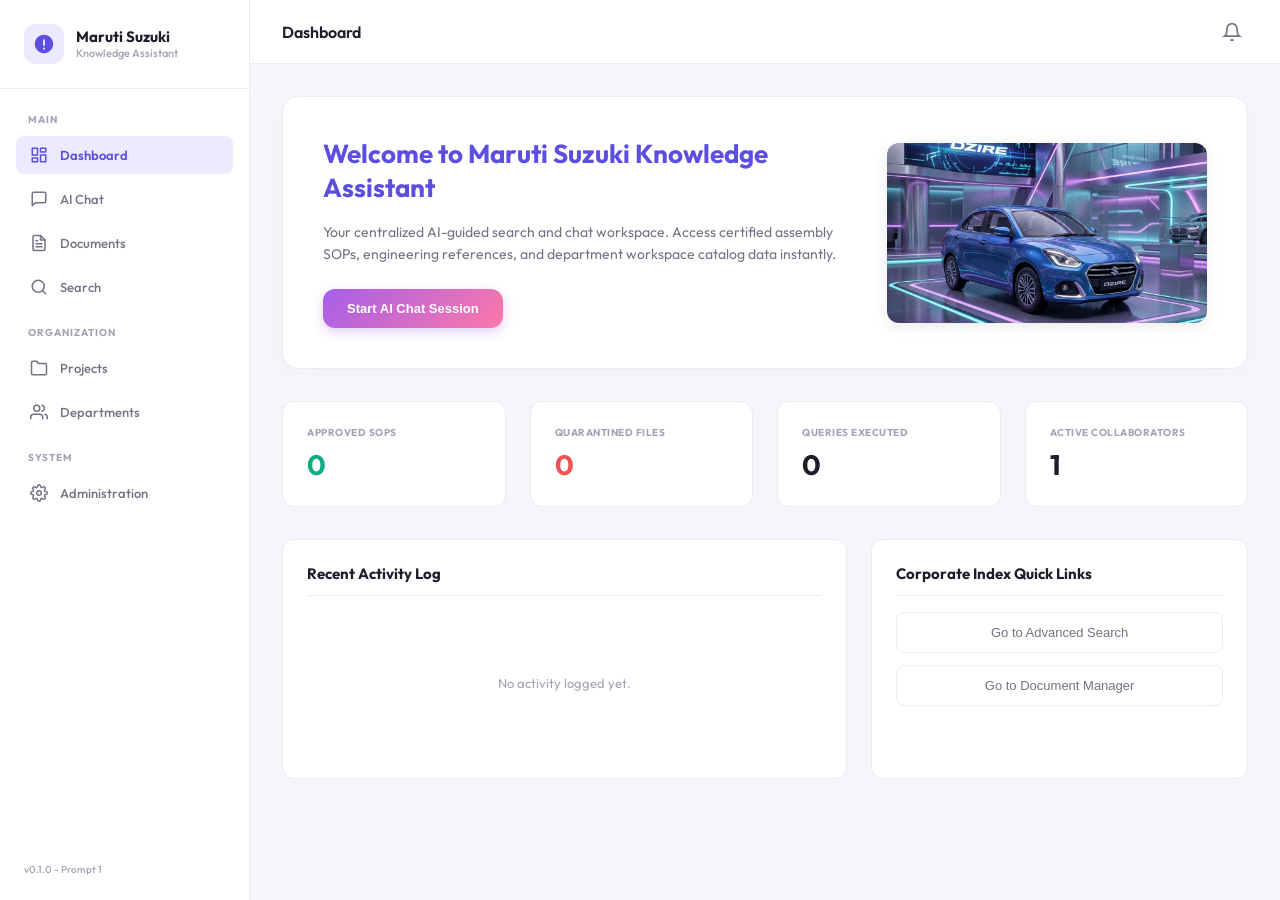
<file: frontend/index.html>
<!DOCTYPE html>
<html lang="en">
<head>
  <meta charset="UTF-8">
  <meta name="viewport" content="width=device-width, initial-scale=1.0">
  <title>Maruti Suzuki Knowledge Assistant</title>
  <link rel="stylesheet" href="style.css">
  <!-- Load font for the premium UI look -->
  <link href="https://fonts.googleapis.com/css2?family=Outfit:wght@300;400;500;600;700&display=swap" rel="stylesheet">
</head>
<body>

  <div class="app-layout">

    <!-- Left Sidebar -->
    <aside class="sidebar">
      <div class="sidebar-header">
        <div class="logo-circle">
          <svg viewBox="0 0 24 24" fill="currentColor" width="22" height="22">
            <path d="M12 2C6.48 2 2 6.48 2 12s4.48 10 10 10 10-4.48 10-10S17.52 2 12 2zm1 16h-2v-2h2v2zm0-4h-2V7h2v7z"/>
          </svg>
        </div>
        <div class="header-title">
          <h2>Maruti Suzuki</h2>
          <p>Knowledge Assistant</p>
        </div>
      </div>

      <nav class="sidebar-nav">
        <div class="nav-section">
          <span class="nav-section-label">MAIN</span>
          <a href="#" class="nav-item active" data-target="dashboard">
            <svg class="nav-icon" viewBox="0 0 24 24" fill="none" stroke="currentColor" stroke-width="2" stroke-linecap="round" stroke-linejoin="round"><rect x="3" y="3" width="7" height="9"></rect><rect x="14" y="3" width="7" height="5"></rect><rect x="14" y="12" width="7" height="9"></rect><rect x="3" y="16" width="7" height="5"></rect></svg>
            Dashboard
          </a>
          <a href="#" class="nav-item" data-target="chat">
            <svg class="nav-icon" viewBox="0 0 24 24" fill="none" stroke="currentColor" stroke-width="2" stroke-linecap="round" stroke-linejoin="round"><path d="M21 15a2 2 0 0 1-2 2H7l-4 4V5a2 2 0 0 1 2-2h14a2 2 0 0 1 2 2z"></path></svg>
            AI Chat
          </a>
          <a href="#" class="nav-item" data-target="documents">
            <svg class="nav-icon" viewBox="0 0 24 24" fill="none" stroke="currentColor" stroke-width="2" stroke-linecap="round" stroke-linejoin="round"><path d="M14 2H6a2 2 0 0 0-2 2v16a2 2 0 0 0 2 2h12a2 2 0 0 0 2-2V8z"></path><polyline points="14 2 14 8 20 8"></polyline><line x1="16" y1="13" x2="8" y2="13"></line><line x1="16" y1="17" x2="8" y2="17"></line><polyline points="10 9 9 9 8 9"></polyline></svg>
            Documents
          </a>
          <a href="#" class="nav-item" data-target="search">
            <svg class="nav-icon" viewBox="0 0 24 24" fill="none" stroke="currentColor" stroke-width="2" stroke-linecap="round" stroke-linejoin="round"><circle cx="11" cy="11" r="8"></circle><line x1="21" y1="21" x2="16.65" y2="16.65"></line></svg>
            Search
          </a>
        </div>

        <div class="nav-section">
          <span class="nav-section-label">ORGANIZATION</span>
          <a href="#" class="nav-item" data-target="projects">
            <svg class="nav-icon" viewBox="0 0 24 24" fill="none" stroke="currentColor" stroke-width="2" stroke-linecap="round" stroke-linejoin="round"><path d="M22 19a2 2 0 0 1-2 2H4a2 2 0 0 1-2-2V5a2 2 0 0 1 2-2h5l2 3h9a2 2 0 0 1 2 2z"></path></svg>
            Projects
          </a>
          <a href="#" class="nav-item" data-target="departments">
            <svg class="nav-icon" viewBox="0 0 24 24" fill="none" stroke="currentColor" stroke-width="2" stroke-linecap="round" stroke-linejoin="round"><path d="M17 21v-2a4 4 0 0 0-4-4H5a4 4 0 0 0-4 4v2"></path><circle cx="9" cy="7" r="4"></circle><path d="M23 21v-2a4 4 0 0 0-3-3.87"></path><path d="M16 3.13a4 4 0 0 1 0 7.75"></path></svg>
            Departments
          </a>
        </div>

        <div class="nav-section">
          <span class="nav-section-label">SYSTEM</span>
          <a href="#" class="nav-item" data-target="admin">
            <svg class="nav-icon" viewBox="0 0 24 24" fill="none" stroke="currentColor" stroke-width="2" stroke-linecap="round" stroke-linejoin="round"><circle cx="12" cy="12" r="3"></circle><path d="M19.4 15a1.65 1.65 0 0 0 .33 1.82l.06.06a2 2 0 1 1-2.83 2.83l-.06-.06a1.65 1.65 0 0 0-1.82-.33 1.65 1.65 0 0 0-1 1.51V21a2 2 0 0 1-2 2 2 2 0 0 1-2-2v-.09A1.65 1.65 0 0 0 9 19.4a1.65 1.65 0 0 0-1.82.33l-.06.06a2 2 0 1 1-2.83-2.83l.06-.06a1.65 1.65 0 0 0 .33-1.82 1.65 1.65 0 0 0-1.51-1H3a2 2 0 0 1-2-2 2 2 0 0 1 2-2h.09A1.65 1.65 0 0 0 4.6 9a1.65 1.65 0 0 0-.33-1.82l-.06-.06a2 2 0 1 1 2.83-2.83l.06.06a1.65 1.65 0 0 0 1.82.33H9a1.65 1.65 0 0 0 1-1.51V3a2 2 0 0 1 2-2 2 2 0 0 1 2 2v.09a1.65 1.65 0 0 0 1 1.51 1.65 1.65 0 0 0 1.82-.33l.06-.06a2 2 0 1 1 2.83 2.83l-.06.06a1.65 1.65 0 0 0-.33 1.82V9a1.65 1.65 0 0 0 1.51 1H21a2 2 0 0 1 2 2 2 2 0 0 1-2 2h-.09a1.65 1.65 0 0 0-1.51 1z"></path></svg>
            Administration
          </a>
        </div>
      </nav>

      <div class="sidebar-footer">
        v0.1.0 - Prompt 1
      </div>
    </aside>

    <!-- Main Content Area -->
    <main class="main-content">
      <header class="top-header">
        <div class="left-header">
          <button class="hamburger-btn" aria-label="Toggle Sidebar">
            <svg viewBox="0 0 24 24" fill="none" stroke="currentColor" stroke-width="2" width="20" height="20"><line x1="3" y1="12" x2="21" y2="12"></line><line x1="3" y1="6" x2="21" y2="6"></line><line x1="3" y1="18" x2="21" y2="18"></line></svg>
          </button>
          <span id="page-title" class="page-title">Dashboard</span>
        </div>
        <button class="notification-btn" aria-label="Notifications">
          <svg viewBox="0 0 24 24" fill="none" stroke="currentColor" stroke-width="2" width="20" height="20"><path d="M18 8A6 6 0 0 0 6 8c0 7-3 9-3 9h18s-3-2-3-9"></path><path d="M13.73 21a2 2 0 0 1-3.46 0"></path></svg>
        </button>
      </header>

      <!-- View Sections -->
      <div class="view-container">

        <!-- 1. Dashboard Section -->
        <section id="dashboard-section" class="view-section active">
          
          <!-- Hero Card -->
          <div class="hero-card">
            <div class="hero-text">
              <h1>Welcome to Maruti Suzuki Knowledge Assistant</h1>
              <p>Your centralized AI-guided search and chat workspace. Access certified assembly SOPs, engineering references, and department workspace catalog data instantly.</p>
              <button class="btn-primary" id="start-chat-btn">Start AI Chat Session</button>
            </div>
            <div class="hero-image">
              <img src="blue_sedan.png" alt="Maruti Suzuki Sedan Car">
            </div>
          </div>

          <!-- Stats Grid -->
          <div class="stats-grid">
            <div class="stat-card">
              <span class="stat-label">APPROVED SOPS</span>
              <span class="stat-value text-green">0</span>
            </div>
            <div class="stat-card">
              <span class="stat-label">QUARANTINED FILES</span>
              <span class="stat-value text-red">0</span>
            </div>
            <div class="stat-card">
              <span class="stat-label">QUERIES EXECUTED</span>
              <span class="stat-value text-dark" id="queries-count">0</span>
            </div>
            <div class="stat-card">
              <span class="stat-label">ACTIVE COLLABORATORS</span>
              <span class="stat-value text-dark">1</span>
            </div>
          </div>

          <!-- Bottom Grid -->
          <div class="dashboard-grid">
            
            <!-- Left Side: Recent Activity Log -->
            <div class="dashboard-card text-card">
              <h3>Recent Activity Log</h3>
              <div id="activity-log" class="activity-log">
                <span class="no-activity">No activity logged yet.</span>
              </div>
            </div>

            <!-- Right Side: Corporate Index Quick Links -->
            <div class="dashboard-card links-card">
              <h3>Corporate Index Quick Links</h3>
              <div class="quick-links">
                <button class="btn-link" id="link-search">Go to Advanced Search</button>
                <button class="btn-link" id="link-docs">Go to Document Manager</button>
              </div>
            </div>

          </div>

        </section>

        <!-- 2. AI Chat Section -->
        <section id="chat-section" class="view-section">
          <div class="chat-wrapper">
            
            <div class="chat-window-container">
              <div id="chat-window" class="chat-window">
                <div class="message bot">
                  Hello! I'm your Maruti Suzuki assistant. Ask me about service bookings, warranty, roadside assistance, and more.
                </div>
              </div>
            </div>

            <div id="suggestions" class="suggestions-row"></div>

            <form id="chat-form" class="chat-input-row">
              <input type="text" id="user-input" placeholder="Type your question..." autocomplete="off" />
              <button type="submit" class="btn-send">Send</button>
            </form>

          </div>
        </section>

        <!-- 3. General Placeholders Section -->
        <section id="placeholder-section" class="view-section">
          <div class="placeholder-card">
            <div class="placeholder-icon">
              <svg viewBox="0 0 24 24" fill="none" stroke="currentColor" stroke-width="2" width="48" height="48">
                <rect x="3" y="3" width="18" height="18" rx="2" ry="2"></rect>
                <line x1="9" y1="9" x2="15" y2="15"></line>
                <line x1="15" y1="9" x2="9" y2="15"></line>
              </svg>
            </div>
            <h2 id="placeholder-title">Under Development</h2>
            <p id="placeholder-description">This workspace resource is currently read-only in this simplified model.</p>
          </div>
        </section>

      </div>
    </main>

  </div>

  <script src="script.js"></script>
</body>
</html>
</file>
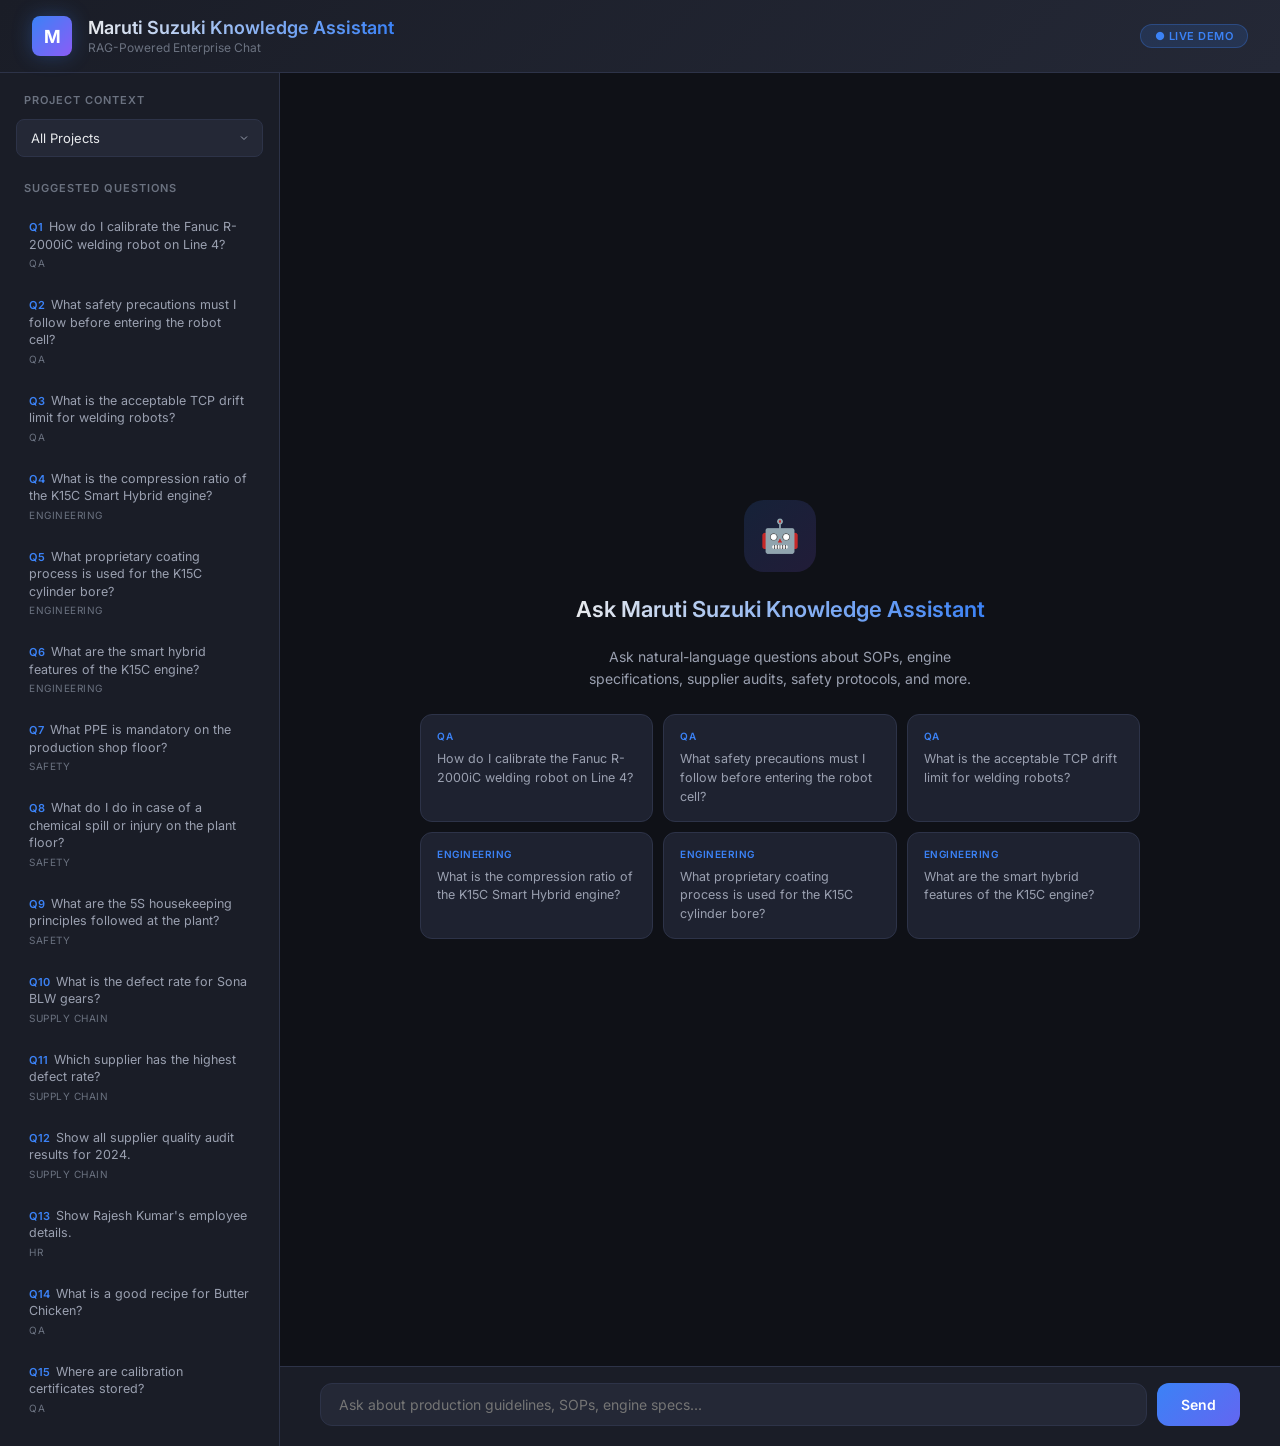
<file: demo_chat.html>
<!DOCTYPE html>
<html lang="en">
<head>
  <meta charset="UTF-8">
  <meta name="viewport" content="width=device-width, initial-scale=1.0">
  <title>Maruti Suzuki Knowledge Assistant — Chat Demo</title>
  <link href="https://fonts.googleapis.com/css2?family=Inter:wght@400;500;600;700&display=swap" rel="stylesheet">
  <style>
    :root {
      --bg-primary: #0f1117;
      --bg-secondary: #1a1d27;
      --bg-tertiary: #242836;
      --bg-card: #1e2230;
      --text-primary: #e8eaed;
      --text-secondary: #9aa0b0;
      --text-muted: #6b7280;
      --accent: #3b82f6;
      --accent-hover: #2563eb;
      --accent-glow: rgba(59, 130, 246, 0.15);
      --success: #22c55e;
      --success-bg: rgba(34, 197, 94, 0.1);
      --warning: #f59e0b;
      --warning-bg: rgba(245, 158, 11, 0.1);
      --danger: #ef4444;
      --border: #2d3348;
      --border-light: #3a4060;
      --radius: 12px;
      --radius-sm: 8px;
      --radius-full: 9999px;
      --shadow: 0 4px 24px rgba(0,0,0,0.3);
      --transition: 0.2s ease;
    }

    * { margin: 0; padding: 0; box-sizing: border-box; }

    body {
      font-family: 'Inter', -apple-system, BlinkMacSystemFont, sans-serif;
      background: var(--bg-primary);
      color: var(--text-primary);
      min-height: 100vh;
      display: flex;
      flex-direction: column;
    }

    /* ─── Header ─── */
    header {
      background: linear-gradient(135deg, var(--bg-secondary), var(--bg-tertiary));
      border-bottom: 1px solid var(--border);
      padding: 16px 32px;
      display: flex;
      align-items: center;
      gap: 16px;
      backdrop-filter: blur(12px);
    }

    .logo-mark {
      width: 40px; height: 40px;
      background: linear-gradient(135deg, var(--accent), #8b5cf6);
      border-radius: var(--radius-sm);
      display: flex; align-items: center; justify-content: center;
      font-weight: 700; font-size: 18px; color: white;
      box-shadow: 0 0 20px rgba(59, 130, 246, 0.3);
    }

    header h1 {
      font-size: 18px; font-weight: 600;
      background: linear-gradient(90deg, var(--text-primary), var(--accent));
      -webkit-background-clip: text; -webkit-text-fill-color: transparent;
    }

    header .subtitle {
      font-size: 12px; color: var(--text-muted); margin-top: 2px;
    }

    .demo-badge {
      margin-left: auto;
      background: var(--accent-glow);
      color: var(--accent);
      padding: 4px 14px;
      border-radius: var(--radius-full);
      font-size: 11px;
      font-weight: 600;
      letter-spacing: 0.5px;
      text-transform: uppercase;
      border: 1px solid rgba(59, 130, 246, 0.3);
    }

    /* ─── Main Layout ─── */
    .app-layout {
      display: flex;
      flex: 1;
      overflow: hidden;
    }

    /* ─── Sidebar ─── */
    .sidebar {
      width: 280px;
      background: var(--bg-secondary);
      border-right: 1px solid var(--border);
      padding: 20px 16px;
      display: flex;
      flex-direction: column;
      gap: 12px;
      overflow-y: auto;
    }

    .sidebar-title {
      font-size: 11px;
      text-transform: uppercase;
      letter-spacing: 1px;
      color: var(--text-muted);
      font-weight: 600;
      padding: 0 8px;
    }

    .project-selector {
      background: var(--bg-tertiary);
      border: 1px solid var(--border);
      color: var(--text-primary);
      padding: 10px 14px;
      border-radius: var(--radius-sm);
      font-size: 13px;
      font-family: inherit;
      cursor: pointer;
      width: 100%;
      appearance: none;
      background-image: url("data:image/svg+xml,%3Csvg xmlns='http://www.w3.org/2000/svg' width='12' height='12' viewBox='0 0 24 24' fill='none' stroke='%239aa0b0' stroke-width='2'%3E%3Cpath d='M6 9l6 6 6-6'/%3E%3C/svg%3E");
      background-repeat: no-repeat;
      background-position: right 12px center;
    }

    .question-list {
      display: flex;
      flex-direction: column;
      gap: 4px;
      flex: 1;
    }

    .q-item {
      padding: 10px 12px;
      font-size: 12.5px;
      color: var(--text-secondary);
      border-radius: var(--radius-sm);
      cursor: pointer;
      transition: all var(--transition);
      line-height: 1.4;
      border: 1px solid transparent;
    }

    .q-item:hover {
      background: var(--bg-tertiary);
      color: var(--text-primary);
      border-color: var(--border);
    }

    .q-item.active {
      background: var(--accent-glow);
      color: var(--accent);
      border-color: rgba(59, 130, 246, 0.3);
    }

    .q-item .q-num {
      font-weight: 600;
      color: var(--accent);
      margin-right: 6px;
      font-size: 11px;
    }

    .q-item .q-dept {
      display: block;
      font-size: 10px;
      color: var(--text-muted);
      margin-top: 3px;
      text-transform: uppercase;
      letter-spacing: 0.5px;
    }

    /* ─── Chat Area ─── */
    .chat-area {
      flex: 1;
      display: flex;
      flex-direction: column;
      overflow: hidden;
    }

    .chat-messages {
      flex: 1;
      overflow-y: auto;
      padding: 28px 40px;
      display: flex;
      flex-direction: column;
      gap: 20px;
    }

    /* ─── Welcome State ─── */
    .welcome-state {
      flex: 1;
      display: flex;
      flex-direction: column;
      align-items: center;
      justify-content: center;
      gap: 24px;
      padding: 40px;
    }

    .welcome-icon {
      width: 72px; height: 72px;
      background: linear-gradient(135deg, rgba(59,130,246,0.15), rgba(139,92,246,0.15));
      border-radius: 20px;
      display: flex; align-items: center; justify-content: center;
      font-size: 32px;
      animation: float 3s ease-in-out infinite;
    }

    @keyframes float {
      0%, 100% { transform: translateY(0); }
      50% { transform: translateY(-8px); }
    }

    .welcome-state h2 {
      font-size: 22px;
      font-weight: 600;
      background: linear-gradient(90deg, var(--text-primary), var(--accent));
      -webkit-background-clip: text;
      -webkit-text-fill-color: transparent;
    }

    .welcome-state p {
      color: var(--text-secondary);
      font-size: 14px;
      max-width: 400px;
      text-align: center;
      line-height: 1.6;
    }

    .suggestion-grid {
      display: grid;
      grid-template-columns: repeat(auto-fit, minmax(220px, 1fr));
      gap: 10px;
      max-width: 720px;
      width: 100%;
    }

    .suggestion-card {
      background: var(--bg-card);
      border: 1px solid var(--border);
      border-radius: var(--radius);
      padding: 14px 16px;
      cursor: pointer;
      transition: all var(--transition);
      font-size: 12.5px;
      color: var(--text-secondary);
      line-height: 1.5;
    }

    .suggestion-card:hover {
      border-color: var(--accent);
      background: var(--accent-glow);
      color: var(--text-primary);
      transform: translateY(-2px);
      box-shadow: 0 8px 24px rgba(59, 130, 246, 0.15);
    }

    .suggestion-card .sc-dept {
      font-size: 10px;
      color: var(--accent);
      font-weight: 600;
      text-transform: uppercase;
      letter-spacing: 0.5px;
      margin-bottom: 6px;
    }

    /* ─── Message Bubbles ─── */
    .msg {
      max-width: 85%;
      animation: slideIn 0.3s ease;
    }

    @keyframes slideIn {
      from { opacity: 0; transform: translateY(12px); }
      to { opacity: 1; transform: translateY(0); }
    }

    .msg.user {
      align-self: flex-end;
    }

    .msg.user .msg-bubble {
      background: linear-gradient(135deg, var(--accent), #6366f1);
      color: white;
      border-radius: var(--radius) var(--radius) 4px var(--radius);
      padding: 14px 18px;
      font-size: 14px;
      line-height: 1.5;
      box-shadow: 0 4px 16px rgba(59, 130, 246, 0.2);
    }

    .msg.assistant {
      align-self: flex-start;
    }

    .msg.assistant .msg-bubble {
      background: var(--bg-card);
      border: 1px solid var(--border);
      border-radius: var(--radius) var(--radius) var(--radius) 4px;
      padding: 18px 22px;
      font-size: 14px;
      line-height: 1.7;
    }

    .msg-label {
      font-size: 11px;
      color: var(--text-muted);
      margin-bottom: 6px;
      font-weight: 500;
    }

    .msg.user .msg-label { text-align: right; }

    /* ─── Answer Sections ─── */
    .answer-section {
      margin-top: 12px;
      padding-top: 12px;
      border-top: 1px solid var(--border);
    }

    .answer-section h4 {
      font-size: 12px;
      color: var(--accent);
      text-transform: uppercase;
      letter-spacing: 0.5px;
      margin-bottom: 8px;
      font-weight: 600;
    }

    .answer-section ul {
      padding-left: 20px;
      color: var(--text-secondary);
      font-size: 13px;
      line-height: 1.8;
    }

    .answer-section ul li::marker {
      color: var(--accent);
    }

    /* ─── Metadata Footer ─── */
    .msg-meta {
      margin-top: 14px;
      padding-top: 12px;
      border-top: 1px solid var(--border);
      display: flex;
      align-items: center;
      gap: 12px;
      flex-wrap: wrap;
    }

    .confidence-badge {
      display: inline-flex;
      align-items: center;
      gap: 5px;
      padding: 4px 10px;
      border-radius: var(--radius-full);
      font-size: 11px;
      font-weight: 600;
    }

    .confidence-badge.high {
      background: var(--success-bg);
      color: var(--success);
      border: 1px solid rgba(34, 197, 94, 0.3);
    }

    .confidence-badge.medium {
      background: var(--warning-bg);
      color: var(--warning);
      border: 1px solid rgba(245, 158, 11, 0.3);
    }

    .source-tag {
      font-size: 11px;
      color: var(--text-muted);
      background: var(--bg-tertiary);
      padding: 3px 10px;
      border-radius: var(--radius-full);
      border: 1px solid var(--border);
    }

    .source-tag strong { color: var(--text-secondary); }

    /* ─── Input Bar ─── */
    .input-bar {
      padding: 16px 40px 20px;
      border-top: 1px solid var(--border);
      background: var(--bg-secondary);
    }

    .input-bar form {
      display: flex;
      gap: 10px;
    }

    .input-bar input {
      flex: 1;
      background: var(--bg-tertiary);
      border: 1px solid var(--border);
      border-radius: var(--radius);
      padding: 12px 18px;
      color: var(--text-primary);
      font-size: 14px;
      font-family: inherit;
      transition: border-color var(--transition);
    }

    .input-bar input:focus {
      outline: none;
      border-color: var(--accent);
      box-shadow: 0 0 0 3px var(--accent-glow);
    }

    .send-btn {
      background: linear-gradient(135deg, var(--accent), #6366f1);
      color: white;
      border: none;
      padding: 12px 24px;
      border-radius: var(--radius);
      font-size: 14px;
      font-weight: 600;
      cursor: pointer;
      transition: all var(--transition);
      font-family: inherit;
    }

    .send-btn:hover {
      transform: translateY(-1px);
      box-shadow: 0 4px 16px rgba(59, 130, 246, 0.3);
    }

    /* ─── Typing Indicator ─── */
    .typing-indicator {
      display: flex;
      gap: 5px;
      padding: 14px 22px;
      align-items: center;
    }

    .typing-indicator span {
      width: 8px; height: 8px;
      background: var(--accent);
      border-radius: 50%;
      animation: bounce 1.2s infinite;
    }

    .typing-indicator span:nth-child(2) { animation-delay: 0.2s; }
    .typing-indicator span:nth-child(3) { animation-delay: 0.4s; }

    @keyframes bounce {
      0%, 60%, 100% { transform: translateY(0); opacity: 0.4; }
      30% { transform: translateY(-8px); opacity: 1; }
    }

    /* ─── Scrollbar ─── */
    ::-webkit-scrollbar { width: 6px; }
    ::-webkit-scrollbar-track { background: transparent; }
    ::-webkit-scrollbar-thumb { background: var(--border-light); border-radius: 3px; }
    ::-webkit-scrollbar-thumb:hover { background: var(--text-muted); }
  </style>
</head>
<body>

  <!-- ─── Header ─── -->
  <header>
    <div class="logo-mark">M</div>
    <div>
      <h1>Maruti Suzuki Knowledge Assistant</h1>
      <div class="subtitle">RAG-Powered Enterprise Chat</div>
    </div>
    <div class="demo-badge">● Live Demo</div>
  </header>

  <!-- ─── Main Layout ─── -->
  <div class="app-layout">

    <!-- Sidebar -->
    <div class="sidebar">
      <div class="sidebar-title">Project Context</div>
      <select class="project-selector" id="projectSelect">
        <option value="all">All Projects</option>
        <option value="qa">QA Welding Procedures</option>
        <option value="eng">K15C Engine Development</option>
        <option value="safety">Plant Floor Safety</option>
        <option value="supply">Production Supplier Audits</option>
        <option value="hr">HR Records Management</option>
      </select>

      <div class="sidebar-title" style="margin-top:12px;">Suggested Questions</div>
      <div class="question-list" id="questionList"></div>
    </div>

    <!-- Chat Area -->
    <div class="chat-area">
      <div class="chat-messages" id="chatMessages">
        <!-- Welcome state rendered by JS -->
      </div>

      <div class="input-bar">
        <form id="chatForm">
          <input type="text" id="chatInput" placeholder="Ask about production guidelines, SOPs, engine specs..." autocomplete="off" />
          <button type="submit" class="send-btn">Send</button>
        </form>
      </div>
    </div>
  </div>

<script>
// ═══════════════════════════════════════════════════════════════════
// Q&A Database — 15 Questions with Full Answers
// ═══════════════════════════════════════════════════════════════════
const QA_DATABASE = [
  {
    id: 1,
    dept: "QA",
    project: "qa",
    question: "How do I calibrate the Fanuc R-2000iC welding robot on Line 4?",
    answer: `The calibration procedure for the Fanuc R-2000iC welding robots on Body Shop Line 4 (stations WS-401 through WS-412) is defined in SOP QA-WR-2024-003, Revision 3.1.\n\n<div class="answer-section"><h4>Calibration Steps</h4><ul><li><strong>Step 1:</strong> Power down the controller via the main disconnect switch.</li><li><strong>Step 2:</strong> Attach the Renishaw Ballbar QC20-W to the robot flange.</li><li><strong>Step 3:</strong> Run the automated calibration cycle (Program CAL_LINE4_V3).</li><li><strong>Step 4:</strong> Record deviation values in the MES system under ticket WR-CAL.</li><li><strong>Step 5:</strong> If deviation exceeds ±0.15mm, escalate to Maintenance Lead.</li></ul></div><div class="answer-section"><h4>Acceptance Criteria</h4><ul><li>All six axes must read within ±0.10mm of nominal.</li><li>TCP (Tool Center Point) drift must not exceed 0.05mm over 8 hours.</li></ul></div>`,
    confidence: 0.96,
    source: "sop_welding_robot.txt",
    classification: "Internal"
  },
  {
    id: 2,
    dept: "QA",
    project: "qa",
    question: "What safety precautions must I follow before entering the robot cell?",
    answer: `Per SOP QA-WR-2024-003, the following safety precautions are <strong>mandatory</strong> before entering any welding robot cell on Line 4:\n\n<div class="answer-section"><h4>Required Safety Measures</h4><ul><li><strong>LOTO:</strong> Engage Lock Out / Tag Out before entering the robot cell.</li><li><strong>PPE:</strong> Wear heat-resistant gloves, face shield, and steel-toe boots.</li><li><strong>E-Stop Test:</strong> Verify teach pendant Emergency Stop functionality before power-on.</li><li>Never enter the cell alone — a spotter must be present at the cell gate.</li></ul></div>`,
    confidence: 0.94,
    source: "sop_welding_robot.txt",
    classification: "Internal"
  },
  {
    id: 3,
    dept: "QA",
    project: "qa",
    question: "What is the acceptable TCP drift limit for welding robots?",
    answer: `According to SOP QA-WR-2024-003 Section 5 (Acceptance Criteria), the TCP (Tool Center Point) drift must <strong>not exceed 0.05mm over 8 hours</strong> of continuous operation.\n\nAdditionally, all six axes must read within <strong>±0.10mm of nominal</strong> after calibration.\n\nIf deviation exceeds ±0.15mm during the calibration cycle, an immediate escalation to the Maintenance Lead is required.`,
    confidence: 0.95,
    source: "sop_welding_robot.txt",
    classification: "Internal"
  },
  {
    id: 4,
    dept: "Engineering",
    project: "eng",
    question: "What is the compression ratio of the K15C Smart Hybrid engine?",
    answer: `The K15C 1.5L Dual VVT Smart Hybrid engine has a <strong>compression ratio of 12.5:1</strong>.\n\n<div class="answer-section"><h4>Key Specifications</h4><ul><li><strong>Displacement:</strong> 1462 cc</li><li><strong>Bore × Stroke:</strong> 74.0 mm × 85.0 mm</li><li><strong>Power:</strong> 103 PS at 6000 rpm</li><li><strong>Torque:</strong> 138 Nm at 4400 rpm</li><li><strong>Fuel System:</strong> Multi-point Fuel Injection (MPFI)</li><li><strong>Emission Standard:</strong> BS-VI Phase 2</li></ul></div>`,
    confidence: 0.97,
    source: "engine_spec_v2.pdf",
    classification: "Restricted"
  },
  {
    id: 5,
    dept: "Engineering",
    project: "eng",
    question: "What proprietary coating process is used for the K15C cylinder bore?",
    answer: `The K15C engine's cylinder bore uses <strong>Plasma-Transferred Wire-Arc (PTWA) coating</strong> — this is a proprietary Suzuki process with restricted distribution.\n\n<div class="answer-section"><h4>Trade Secret Details</h4><ul><li><strong>Coating type:</strong> Plasma-Transferred Wire-Arc (PTWA)</li><li><strong>Thickness tolerance:</strong> 150 ± 5 microns (TRADE SECRET)</li><li><strong>Distribution:</strong> Restricted — Engineering department only</li></ul></div>\n\n⚠️ <em>This information is classified as RESTRICTED — TRADE SECRET. Do not share outside authorized Engineering personnel.</em>`,
    confidence: 0.92,
    source: "engine_spec_v2.pdf",
    classification: "Restricted"
  },
  {
    id: 6,
    dept: "Engineering",
    project: "eng",
    question: "What are the smart hybrid features of the K15C engine?",
    answer: `The K15C 1.5L Dual VVT engine is equipped with an <strong>Integrated Starter Generator (ISG)</strong> that enables the following smart hybrid features:\n\n<div class="answer-section"><h4>Smart Hybrid System Capabilities</h4><ul><li><strong>Torque Assist:</strong> Electric motor supplements the petrol engine during acceleration.</li><li><strong>Regenerative Braking:</strong> Kinetic energy is captured during deceleration and stored in the lithium-ion battery.</li><li><strong>Idle Start-Stop:</strong> Engine automatically shuts off at idle and restarts seamlessly when the clutch is engaged.</li></ul></div>`,
    confidence: 0.93,
    source: "engine_spec_v2.pdf",
    classification: "Restricted"
  },
  {
    id: 7,
    dept: "Safety",
    project: "safety",
    question: "What PPE is mandatory on the production shop floor?",
    answer: `All employees must wear the following Personal Protective Equipment (PPE) before entering the shop floor:\n\n<div class="answer-section"><h4>Mandatory PPE by Zone</h4><ul><li><strong>All production zones:</strong> Hard hat (mandatory)</li><li><strong>Near grinding/welding:</strong> Safety goggles (mandatory)</li><li><strong>Everywhere:</strong> Steel-toe boots (mandatory)</li><li><strong>Logistics zones:</strong> High-visibility vest (mandatory)</li></ul></div>\n\nAll new employees must complete the Plant Floor Safety Training orientation before their first day on the shop floor.`,
    confidence: 0.95,
    source: "safety_training_deck.pptx",
    classification: "Public"
  },
  {
    id: 8,
    dept: "Safety",
    project: "safety",
    question: "What do I do in case of a chemical spill or injury on the plant floor?",
    answer: `The emergency procedures for the Maruti Suzuki plant floor are as follows:\n\n<div class="answer-section"><h4>Emergency Response Procedures</h4><ul><li><strong>Fire Alarm:</strong> Evacuate immediately via the nearest green exit sign. Do not use elevators.</li><li><strong>Chemical Spill:</strong> Call the EHS (Environment, Health & Safety) hotline at <strong>1800-XXX-XXXX</strong> immediately. Do not attempt to clean up without hazmat training.</li><li><strong>Injury:</strong> Report to the nearest first-aid station. All injuries must be documented within 15 minutes.</li></ul></div>`,
    confidence: 0.94,
    source: "safety_training_deck.pptx",
    classification: "Public"
  },
  {
    id: 9,
    dept: "Safety",
    project: "safety",
    question: "What are the 5S housekeeping principles followed at the plant?",
    answer: `Maruti Suzuki follows the 5S Housekeeping methodology across all plant facilities:\n\n<div class="answer-section"><h4>5S Principles</h4><ul><li><strong>Sort (Seiri):</strong> Remove unnecessary items from the workspace.</li><li><strong>Set in Order (Seiton):</strong> Organize remaining items for easy access.</li><li><strong>Shine (Seiso):</strong> Clean the workspace and equipment regularly.</li><li><strong>Standardize (Seiketsu):</strong> Create consistent processes and visual management.</li><li><strong>Sustain (Shitsuke):</strong> Maintain discipline and audit regularly.</li></ul></div>\n\n<strong>Key Rule:</strong> Keep walkways clear at all times. No tools left on the floor.`,
    confidence: 0.93,
    source: "safety_training_deck.pptx",
    classification: "Public"
  },
  {
    id: 10,
    dept: "Supply Chain",
    project: "supply",
    question: "What is the defect rate for Sona BLW gears?",
    answer: `According to the latest Supplier Audit Report (July 2024), <strong>Sona BLW</strong> has the following quality metrics:\n\n<div class="answer-section"><h4>Audit Results</h4><ul><li><strong>Part Number:</strong> SB-GEAR-9901</li><li><strong>Defect Rate:</strong> 0.03%</li><li><strong>Audit Date:</strong> 2024-07-01</li><li><strong>Rating:</strong> ✅ Excellent — well below the 0.5% threshold</li></ul></div>\n\nSona BLW has the <strong>lowest defect rate</strong> among all audited suppliers.`,
    confidence: 0.91,
    source: "supplier_audit_report.csv",
    classification: "Confidential"
  },
  {
    id: 11,
    dept: "Supply Chain",
    project: "supply",
    question: "Which supplier has the highest defect rate?",
    answer: `According to the Supplier Audit Report, <strong>Lumax Auto</strong> has the highest defect rate among the audited suppliers:\n\n<div class="answer-section"><h4>Full Supplier Defect Rankings</h4><ul><li>🔴 <strong>Lumax Auto (LA-LAMP-5520):</strong> 1.20% — Audit: 2024-07-05</li><li>🟡 <strong>Rico Auto (RA-DIE-4402):</strong> 0.67% — Audit: 2024-07-12</li><li>🟡 <strong>Minda Industries (MI-HDL-3305):</strong> 0.45% — Audit: 2024-06-18</li><li>🟢 <strong>Bharat Forge (BF-CRK-7721):</strong> 0.12% — Audit: 2024-06-15</li><li>🟢 <strong>Subros Ltd (SUB-AC-8810):</strong> 0.08% — Audit: 2024-07-10</li><li>🟢 <strong>Sona BLW (SB-GEAR-9901):</strong> 0.03% — Audit: 2024-07-01</li></ul></div>\n\n⚠️ Lumax Auto exceeds the 1.0% defect threshold. Corrective action recommended.`,
    confidence: 0.89,
    source: "supplier_audit_report.csv",
    classification: "Confidential"
  },
  {
    id: 12,
    dept: "Supply Chain",
    project: "supply",
    question: "Show all supplier quality audit results for 2024.",
    answer: `Here is the complete supplier quality audit data from the 2024 audit cycle:\n\n<div class="answer-section"><h4>Supplier Audit Summary (2024)</h4><table style="width:100%;border-collapse:collapse;font-size:13px;margin-top:8px;"><tr style="border-bottom:1px solid var(--border);text-align:left;"><th style="padding:8px;color:var(--accent);">Supplier</th><th style="padding:8px;color:var(--accent);">Part #</th><th style="padding:8px;color:var(--accent);">Defect %</th><th style="padding:8px;color:var(--accent);">Date</th></tr><tr style="border-bottom:1px solid var(--border);"><td style="padding:8px;">Bharat Forge</td><td style="padding:8px;">BF-CRK-7721</td><td style="padding:8px;">0.12%</td><td style="padding:8px;">2024-06-15</td></tr><tr style="border-bottom:1px solid var(--border);"><td style="padding:8px;">Minda Industries</td><td style="padding:8px;">MI-HDL-3305</td><td style="padding:8px;">0.45%</td><td style="padding:8px;">2024-06-18</td></tr><tr style="border-bottom:1px solid var(--border);"><td style="padding:8px;">Sona BLW</td><td style="padding:8px;">SB-GEAR-9901</td><td style="padding:8px;">0.03%</td><td style="padding:8px;">2024-07-01</td></tr><tr style="border-bottom:1px solid var(--border);"><td style="padding:8px;">Lumax Auto</td><td style="padding:8px;">LA-LAMP-5520</td><td style="padding:8px;color:var(--danger);font-weight:600;">1.20%</td><td style="padding:8px;">2024-07-05</td></tr><tr style="border-bottom:1px solid var(--border);"><td style="padding:8px;">Subros Ltd</td><td style="padding:8px;">SUB-AC-8810</td><td style="padding:8px;">0.08%</td><td style="padding:8px;">2024-07-10</td></tr><tr><td style="padding:8px;">Rico Auto</td><td style="padding:8px;">RA-DIE-4402</td><td style="padding:8px;">0.67%</td><td style="padding:8px;">2024-07-12</td></tr></table></div>\n\n📊 Distribution restricted to Production and QA leads only.`,
    confidence: 0.90,
    source: "supplier_audit_report.csv",
    classification: "Confidential"
  },
  {
    id: 13,
    dept: "HR",
    project: "hr",
    question: "Show Rajesh Kumar's employee details.",
    answer: `⚠️ <strong>Access Denied — PII Quarantine Active</strong>\n\nThe HR Employee Roster document has been <strong>quarantined</strong> by the automated PII scanner. The system detected the following personally identifiable information:\n\n<div class="answer-section"><h4>PII Detected</h4><ul><li>Aadhaar Numbers</li><li>PAN Card Numbers</li><li>Personal Phone Numbers</li><li>Salary / CTC Information</li></ul></div>\n\nThis document cannot be accessed through the Knowledge Assistant until a platform administrator reviews and approves it through the PII remediation workflow.\n\n<em>This demonstrates the system's PII protection guardrail in action.</em>`,
    confidence: 0.0,
    source: "hr_employee_roster.docx (QUARANTINED)",
    classification: "Confidential"
  },
  {
    id: 14,
    dept: "QA",
    project: "qa",
    question: "What is a good recipe for Butter Chicken?",
    answer: `I do not have enough verified information relevant to your project context to answer this question.\n\nThe knowledge base contains a document about Butter Chicken recipes, but it has been flagged as <strong>irrelevant content</strong> — it has no relation to automotive manufacturing, quality assurance, or any Maruti Suzuki operational domain.\n\n<em>This demonstrates the system's <strong>abstention guardrail</strong> — the assistant refuses to answer queries that fall outside the scope of the ingested knowledge base, even when loosely related content exists.</em>`,
    confidence: 0.12,
    source: "random_recipe.xlsx (IRRELEVANT)",
    classification: "Internal"
  },
  {
    id: 15,
    dept: "QA",
    project: "qa",
    question: "Where are calibration certificates stored?",
    answer: `According to SOP QA-WR-2024-003, Section 6 (Records):\n\nCalibration certificates are stored in the <strong>QMS (Quality Management System) portal</strong> under:\n\n<div class="answer-section"><h4>Storage Location</h4><ul><li><strong>Path:</strong> QMS Portal → Documents → Welding</li><li><strong>Access:</strong> Available to QA department personnel with internal clearance</li><li><strong>Format:</strong> Digital certificates linked to MES ticket WR-CAL</li></ul></div>`,
    confidence: 0.91,
    source: "sop_welding_robot.txt",
    classification: "Internal"
  }
];

// ═══════════════════════════════════════════════════════════════════
// App State
// ═══════════════════════════════════════════════════════════════════
let currentFilter = 'all';
let chatHistory = [];
let activeQuestionId = null;

const chatMessages = document.getElementById('chatMessages');
const questionList = document.getElementById('questionList');
const chatForm = document.getElementById('chatForm');
const chatInput = document.getElementById('chatInput');
const projectSelect = document.getElementById('projectSelect');

// ═══════════════════════════════════════════════════════════════════
// Render
// ═══════════════════════════════════════════════════════════════════
function getFilteredQA() {
  if (currentFilter === 'all') return QA_DATABASE;
  return QA_DATABASE.filter(q => q.project === currentFilter);
}

function renderSidebar() {
  const items = getFilteredQA();
  questionList.innerHTML = items.map(q => `
    <div class="q-item ${q.id === activeQuestionId ? 'active' : ''}" data-id="${q.id}">
      <span class="q-num">Q${q.id}</span>${q.question}
      <span class="q-dept">${q.dept}</span>
    </div>
  `).join('');

  questionList.querySelectorAll('.q-item').forEach(el => {
    el.addEventListener('click', () => {
      const id = parseInt(el.dataset.id);
      askQuestion(id);
    });
  });
}

function renderWelcome() {
  const sample = getFilteredQA().slice(0, 6);
  chatMessages.innerHTML = `
    <div class="welcome-state">
      <div class="welcome-icon">🤖</div>
      <h2>Ask Maruti Suzuki Knowledge Assistant</h2>
      <p>Ask natural-language questions about SOPs, engine specifications, supplier audits, safety protocols, and more.</p>
      <div class="suggestion-grid">
        ${sample.map(q => `
          <div class="suggestion-card" data-id="${q.id}">
            <div class="sc-dept">${q.dept}</div>
            ${q.question}
          </div>
        `).join('')}
      </div>
    </div>
  `;

  chatMessages.querySelectorAll('.suggestion-card').forEach(el => {
    el.addEventListener('click', () => {
      const id = parseInt(el.dataset.id);
      askQuestion(id);
    });
  });
}

function renderMessages() {
  if (chatHistory.length === 0) {
    renderWelcome();
    return;
  }

  chatMessages.innerHTML = chatHistory.map(entry => {
    const confClass = entry.confidence >= 0.8 ? 'high' : 'medium';
    const confLabel = entry.confidence >= 0.8 ? '✓ High' : entry.confidence >= 0.5 ? '⚠ Medium' : '✗ Low';
    const confPct = (entry.confidence * 100).toFixed(0);

    return `
      <div class="msg user">
        <div class="msg-label">You</div>
        <div class="msg-bubble">${entry.question}</div>
      </div>
      <div class="msg assistant">
        <div class="msg-label">Knowledge Assistant</div>
        <div class="msg-bubble">
          ${entry.answer}
          <div class="msg-meta">
            <span class="confidence-badge ${confClass}">${confLabel} ${confPct}%</span>
            <span class="source-tag"><strong>Source:</strong> ${entry.source}</span>
            <span class="source-tag"><strong>Classification:</strong> ${entry.classification}</span>
          </div>
        </div>
      </div>
    `;
  }).join('');

  chatMessages.scrollTop = chatMessages.scrollHeight;
}

// ═══════════════════════════════════════════════════════════════════
// Ask Question
// ═══════════════════════════════════════════════════════════════════
function askQuestion(id) {
  const qa = QA_DATABASE.find(q => q.id === id);
  if (!qa) return;

  activeQuestionId = id;
  renderSidebar();

  // Add user message immediately
  chatHistory.push({
    question: qa.question,
    answer: '',
    confidence: qa.confidence,
    source: qa.source,
    classification: qa.classification
  });

  // Show typing indicator
  chatMessages.innerHTML += `
    <div class="msg user" style="animation:slideIn 0.3s ease;">
      <div class="msg-label">You</div>
      <div class="msg-bubble">${qa.question}</div>
    </div>
    <div class="msg assistant" id="typing-msg" style="animation:slideIn 0.3s ease;">
      <div class="msg-label">Knowledge Assistant</div>
      <div class="msg-bubble">
        <div class="typing-indicator">
          <span></span><span></span><span></span>
        </div>
      </div>
    </div>
  `;
  chatMessages.scrollTop = chatMessages.scrollHeight;

  // Simulate AI processing delay (800ms–1500ms)
  const delay = 800 + Math.random() * 700;
  setTimeout(() => {
    chatHistory[chatHistory.length - 1].answer = qa.answer;
    renderMessages();
  }, delay);
}

function askFreeText(text) {
  // Try to match to a known question
  const lower = text.toLowerCase();
  const match = QA_DATABASE.find(q => {
    const words = lower.split(/\s+/).filter(w => w.length > 3);
    const qWords = q.question.toLowerCase();
    const hits = words.filter(w => qWords.includes(w));
    return hits.length >= 2;
  });

  if (match) {
    askQuestion(match.id);
  } else {
    // Fallback for unmatched queries
    chatHistory.push({
      question: text,
      answer: '',
      confidence: 0,
      source: 'N/A',
      classification: 'N/A'
    });

    chatMessages.innerHTML += `
      <div class="msg user" style="animation:slideIn 0.3s ease;">
        <div class="msg-label">You</div>
        <div class="msg-bubble">${text}</div>
      </div>
      <div class="msg assistant" id="typing-msg" style="animation:slideIn 0.3s ease;">
        <div class="msg-label">Knowledge Assistant</div>
        <div class="msg-bubble">
          <div class="typing-indicator">
            <span></span><span></span><span></span>
          </div>
        </div>
      </div>
    `;
    chatMessages.scrollTop = chatMessages.scrollHeight;

    setTimeout(() => {
      chatHistory[chatHistory.length - 1].answer = `I do not have enough verified information in my knowledge base to answer: "<em>${text}</em>".\n\nPlease try one of the suggested questions from the sidebar, or rephrase your query to match the ingested documentation scope.`;
      renderMessages();
    }, 1000);
  }
}

// ═══════════════════════════════════════════════════════════════════
// Event Listeners
// ═══════════════════════════════════════════════════════════════════
projectSelect.addEventListener('change', (e) => {
  currentFilter = e.target.value;
  renderSidebar();
  if (chatHistory.length === 0) renderWelcome();
});

chatForm.addEventListener('submit', (e) => {
  e.preventDefault();
  const text = chatInput.value.trim();
  if (!text) return;
  chatInput.value = '';
  askFreeText(text);
});

// ─── Initial Render ───
renderSidebar();
renderWelcome();
</script>

</body>
</html>
</file>
<file: frontend/style.css>
/* =============================================================================
   Maruti Suzuki Knowledge Assistant — Premium Dashboard & Chat Styling
   ============================================================================= */

:root {
  --font-family: 'Outfit', 'Segoe UI', system-ui, -apple-system, sans-serif;
  
  /* Color Palette matching screenshot */
  --bg-main: #f5f6fc;
  --bg-sidebar: #ffffff;
  --bg-card: #ffffff;
  
  --primary-color: #5c4fe0;
  --primary-hover: #4b3ec0;
  --primary-light: #eceaff;
  
  --text-main: #1f1d2c;
  --text-secondary: #747285;
  --text-muted: #a3a1b5;
  
  --border-color: #ebecf3;
  --focus-ring: 0 0 0 3px rgba(92, 79, 224, 0.2);
  
  /* Status Colors */
  --color-green: #10ac84;
  --color-red: #ee5253;
  
  /* Gradients */
  --btn-gradient: linear-gradient(135deg, #a55eea, #fd79a8);
}

* {
  box-sizing: border-box;
  margin: 0;
  padding: 0;
}

body {
  font-family: var(--font-family);
  background-color: var(--bg-main);
  color: var(--text-main);
  min-height: 100vh;
  overflow-x: hidden;
}

/* App Shell Layout */
.app-layout {
  display: grid;
  grid-template-columns: 250px 1fr;
  min-height: 100vh;
  transition: grid-template-columns 0.3s ease;
}

/* 1. Left Sidebar Styling */
.sidebar {
  background-color: var(--bg-sidebar);
  border-right: 1px solid var(--border-color);
  display: flex;
  flex-direction: column;
  height: 100vh;
  position: sticky;
  top: 0;
  padding: 24px 0;
  z-index: 100;
}

.sidebar-header {
  display: flex;
  align-items: center;
  gap: 12px;
  padding: 0 24px 24px;
  border-bottom: 1px solid var(--border-color);
}

.logo-circle {
  width: 40px;
  height: 40px;
  background-color: var(--primary-light);
  color: var(--primary-color);
  border-radius: 12px;
  display: flex;
  align-items: center;
  justify-content: center;
  flex-shrink: 0;
}

.header-title h2 {
  font-size: 15px;
  font-weight: 700;
  color: var(--text-main);
  line-height: 1.2;
}

.header-title p {
  font-size: 11px;
  color: var(--text-muted);
  font-weight: 500;
}

.sidebar-nav {
  flex: 1;
  padding: 24px 16px;
  display: flex;
  flex-direction: column;
  gap: 20px;
  overflow-y: auto;
}

.nav-section {
  display: flex;
  flex-direction: column;
  gap: 6px;
}

.nav-section-label {
  font-size: 10px;
  font-weight: 700;
  color: var(--text-muted);
  letter-spacing: 1px;
  padding-left: 12px;
  margin-bottom: 4px;
}

.nav-item {
  display: flex;
  align-items: center;
  gap: 12px;
  padding: 10px 14px;
  color: var(--text-secondary);
  font-size: 13px;
  font-weight: 500;
  text-decoration: none;
  border-radius: 8px;
  transition: all 0.2s ease;
}

.nav-item:hover {
  background-color: var(--bg-main);
  color: var(--text-main);
}

.nav-item.active {
  background-color: var(--primary-light);
  color: var(--primary-color);
  font-weight: 600;
}

.nav-icon {
  width: 18px;
  height: 18px;
  flex-shrink: 0;
}

.sidebar-footer {
  padding: 0 24px;
  font-size: 10px;
  color: var(--text-muted);
  font-weight: 500;
}

/* 2. Main Content Container */
.main-content {
  display: flex;
  flex-direction: column;
  min-height: 100vh;
}

/* Top Navbar */
.top-header {
  background-color: var(--bg-sidebar);
  border-bottom: 1px solid var(--border-color);
  height: 64px;
  padding: 0 32px;
  display: flex;
  align-items: center;
  justify-content: space-between;
  position: sticky;
  top: 0;
  z-index: 90;
}

.left-header {
  display: flex;
  align-items: center;
  gap: 16px;
}

.hamburger-btn, .notification-btn {
  background: none;
  border: none;
  color: var(--text-secondary);
  cursor: pointer;
  padding: 6px;
  border-radius: 6px;
  display: flex;
  align-items: center;
  justify-content: center;
  transition: background-color 0.2s ease;
}

.hamburger-btn:hover, .notification-btn:hover {
  background-color: var(--bg-main);
  color: var(--text-main);
}

.hamburger-btn {
  display: none; /* Only show on smaller layouts if responsive */
}

.page-title {
  font-size: 16px;
  font-weight: 600;
  color: var(--text-main);
}

/* View Container */
.view-container {
  padding: 32px;
  flex: 1;
  display: flex;
  flex-direction: column;
}

.view-section {
  display: none;
  flex-direction: column;
  gap: 32px;
  animation: fadeIn 0.3s ease;
}

.view-section.active {
  display: flex;
}

@keyframes fadeIn {
  from { opacity: 0; transform: translateY(4px); }
  to { opacity: 1; transform: translateY(0); }
}

/* 3. Dashboard View Elements */

/* Hero Welcome Card */
.hero-card {
  background-color: var(--bg-card);
  border: 1px solid var(--border-color);
  border-radius: 16px;
  padding: 40px;
  display: flex;
  align-items: center;
  justify-content: space-between;
  gap: 40px;
  box-shadow: 0 4px 20px rgba(0, 0, 0, 0.02);
}

.hero-text {
  flex: 1;
  max-width: 550px;
}

.hero-text h1 {
  font-size: 26px;
  font-weight: 700;
  color: var(--primary-color);
  margin-bottom: 16px;
  line-height: 1.3;
}

.hero-text p {
  font-size: 14px;
  color: var(--text-secondary);
  line-height: 1.6;
  margin-bottom: 24px;
}

.btn-primary {
  background: var(--btn-gradient);
  color: #ffffff;
  border: none;
  border-radius: 12px;
  padding: 12px 24px;
  font-size: 13px;
  font-weight: 600;
  cursor: pointer;
  box-shadow: 0 4px 12px rgba(165, 94, 234, 0.3);
  transition: transform 0.2s ease, box-shadow 0.2s ease;
}

.btn-primary:hover {
  transform: translateY(-1px);
  box-shadow: 0 6px 16px rgba(165, 94, 234, 0.4);
}

.hero-image {
  flex-shrink: 0;
  width: 320px;
  height: 180px;
  border-radius: 12px;
  overflow: hidden;
  box-shadow: 0 4px 16px rgba(0, 0, 0, 0.08);
}

.hero-image img {
  width: 100%;
  height: 100%;
  object-fit: cover;
}

/* Stats Row */
.stats-grid {
  display: grid;
  grid-template-columns: repeat(4, 1fr);
  gap: 24px;
}

.stat-card {
  background-color: var(--bg-card);
  border: 1px solid var(--border-color);
  border-radius: 12px;
  padding: 24px;
  display: flex;
  flex-direction: column;
  gap: 8px;
  box-shadow: 0 2px 10px rgba(0, 0, 0, 0.01);
}

.stat-label {
  font-size: 10px;
  font-weight: 700;
  color: var(--text-muted);
  letter-spacing: 0.5px;
}

.stat-value {
  font-size: 28px;
  font-weight: 700;
}

.text-green { color: var(--color-green); }
.text-red { color: var(--color-red); }
.text-dark { color: var(--text-main); }

/* Bottom Grid layout */
.dashboard-grid {
  display: grid;
  grid-template-columns: 1.5fr 1fr;
  gap: 24px;
}

.dashboard-card {
  background-color: var(--bg-card);
  border: 1px solid var(--border-color);
  border-radius: 12px;
  padding: 24px;
  display: flex;
  flex-direction: column;
  gap: 16px;
  box-shadow: 0 2px 10px rgba(0, 0, 0, 0.01);
  min-height: 240px;
}

.dashboard-card h3 {
  font-size: 15px;
  font-weight: 700;
  color: var(--text-main);
  border-bottom: 1px solid var(--border-color);
  padding-bottom: 12px;
}

/* Recent Activity Log list */
.activity-log {
  flex: 1;
  display: flex;
  flex-direction: column;
  gap: 10px;
  overflow-y: auto;
  max-height: 200px;
}

.no-activity {
  font-size: 13px;
  color: var(--text-muted);
  margin: auto;
}

.activity-item {
  display: flex;
  justify-content: space-between;
  font-size: 12px;
  padding: 8px 12px;
  background-color: var(--bg-main);
  border-radius: 6px;
  border-left: 3px solid var(--primary-color);
}

.activity-text {
  color: var(--text-secondary);
  font-weight: 500;
}

.activity-time {
  color: var(--text-muted);
}

/* Quick Links buttons */
.quick-links {
  display: flex;
  flex-direction: column;
  gap: 12px;
}

.btn-link {
  width: 100%;
  background-color: #ffffff;
  color: var(--text-secondary);
  border: 1px solid var(--border-color);
  border-radius: 8px;
  padding: 12px 16px;
  font-size: 13px;
  font-weight: 500;
  text-align: center;
  cursor: pointer;
  transition: all 0.2s ease;
}

.btn-link:hover {
  background-color: var(--primary-light);
  color: var(--primary-color);
  border-color: rgba(92, 79, 224, 0.3);
}

/* 4. AI Chat View Elements */
.chat-wrapper {
  background-color: var(--bg-card);
  border: 1px solid var(--border-color);
  border-radius: 16px;
  height: calc(100vh - 160px);
  display: flex;
  flex-direction: column;
  overflow: hidden;
  box-shadow: 0 4px 20px rgba(0, 0, 0, 0.02);
}

.chat-window-container {
  flex: 1;
  overflow-y: auto;
  padding: 24px;
  background-color: #fafbfc;
}

.chat-window {
  display: flex;
  flex-direction: column;
  gap: 16px;
}

.message {
  max-width: 75%;
  padding: 12px 16px;
  border-radius: 14px;
  font-size: 13.5px;
  line-height: 1.5;
  word-wrap: break-word;
}

.message.bot {
  background-color: #ffffff;
  color: var(--text-main);
  border: 1px solid var(--border-color);
  align-self: flex-start;
  border-bottom-left-radius: 2px;
  box-shadow: 0 2px 6px rgba(0, 0, 0, 0.01);
}

.message.user {
  background-color: var(--primary-color);
  color: #ffffff;
  align-self: flex-end;
  border-bottom-right-radius: 2px;
  box-shadow: 0 2px 6px rgba(92, 79, 224, 0.1);
}

.message.confidence {
  font-size: 11px;
  color: var(--text-muted);
  margin-top: -12px;
  align-self: flex-start;
  background: none;
  padding: 0 16px;
  max-width: 100%;
}

.suggestions-row {
  display: flex;
  flex-wrap: wrap;
  gap: 8px;
  padding: 8px 24px 16px;
  background-color: #fafbfc;
}

.chip {
  background-color: var(--primary-light);
  color: var(--primary-color);
  border: 1px solid rgba(92, 79, 224, 0.15);
  border-radius: 20px;
  padding: 6px 12px;
  font-size: 11.5px;
  font-weight: 500;
  cursor: pointer;
  transition: all 0.2s ease;
}

.chip:hover {
  background-color: var(--primary-color);
  color: #ffffff;
}

.chat-input-row {
  display: flex;
  border-top: 1px solid var(--border-color);
  padding: 16px 24px;
  gap: 12px;
  background-color: #ffffff;
  align-items: center;
}

.chat-input-row input {
  flex: 1;
  padding: 12px 16px;
  border: 1px solid var(--border-color);
  border-radius: 10px;
  font-size: 13.5px;
  font-family: var(--font-family);
  outline: none;
  background-color: var(--bg-main);
  transition: all 0.2s ease;
}

.chat-input-row input:focus {
  border-color: var(--primary-color);
  background-color: #ffffff;
  box-shadow: var(--focus-ring);
}

.btn-send {
  background-color: var(--primary-color);
  color: #ffffff;
  border: none;
  border-radius: 10px;
  padding: 12px 20px;
  font-size: 13px;
  font-weight: 600;
  cursor: pointer;
  transition: background-color 0.2s ease;
}

.btn-send:hover {
  background-color: var(--primary-hover);
}

/* 5. Placeholder Card View */
.placeholder-card {
  background-color: var(--bg-card);
  border: 1px solid var(--border-color);
  border-radius: 16px;
  padding: 80px 40px;
  display: flex;
  flex-direction: column;
  align-items: center;
  justify-content: center;
  text-align: center;
  gap: 16px;
  box-shadow: 0 4px 20px rgba(0, 0, 0, 0.02);
  margin-top: 20px;
}

.placeholder-icon {
  color: var(--text-muted);
  margin-bottom: 8px;
}

.placeholder-card h2 {
  font-size: 20px;
  font-weight: 700;
  color: var(--text-main);
}

.placeholder-card p {
  font-size: 14px;
  color: var(--text-secondary);
  max-width: 400px;
  line-height: 1.5;
}

/* Responsive Overrides */
@media (max-width: 992px) {
  .app-layout {
    grid-template-columns: 1fr;
  }
  
  .sidebar {
    display: none; /* For simple mobile layout, hide sidebar */
  }
  
  .hamburger-btn {
    display: flex;
  }
  
  .hero-card {
    flex-direction: column;
    padding: 24px;
  }
  
  .hero-image {
    width: 100%;
    height: 160px;
  }
  
  .stats-grid {
    grid-template-columns: repeat(2, 1fr);
  }
  
  .dashboard-grid {
    grid-template-columns: 1fr;
  }
}
</file>
